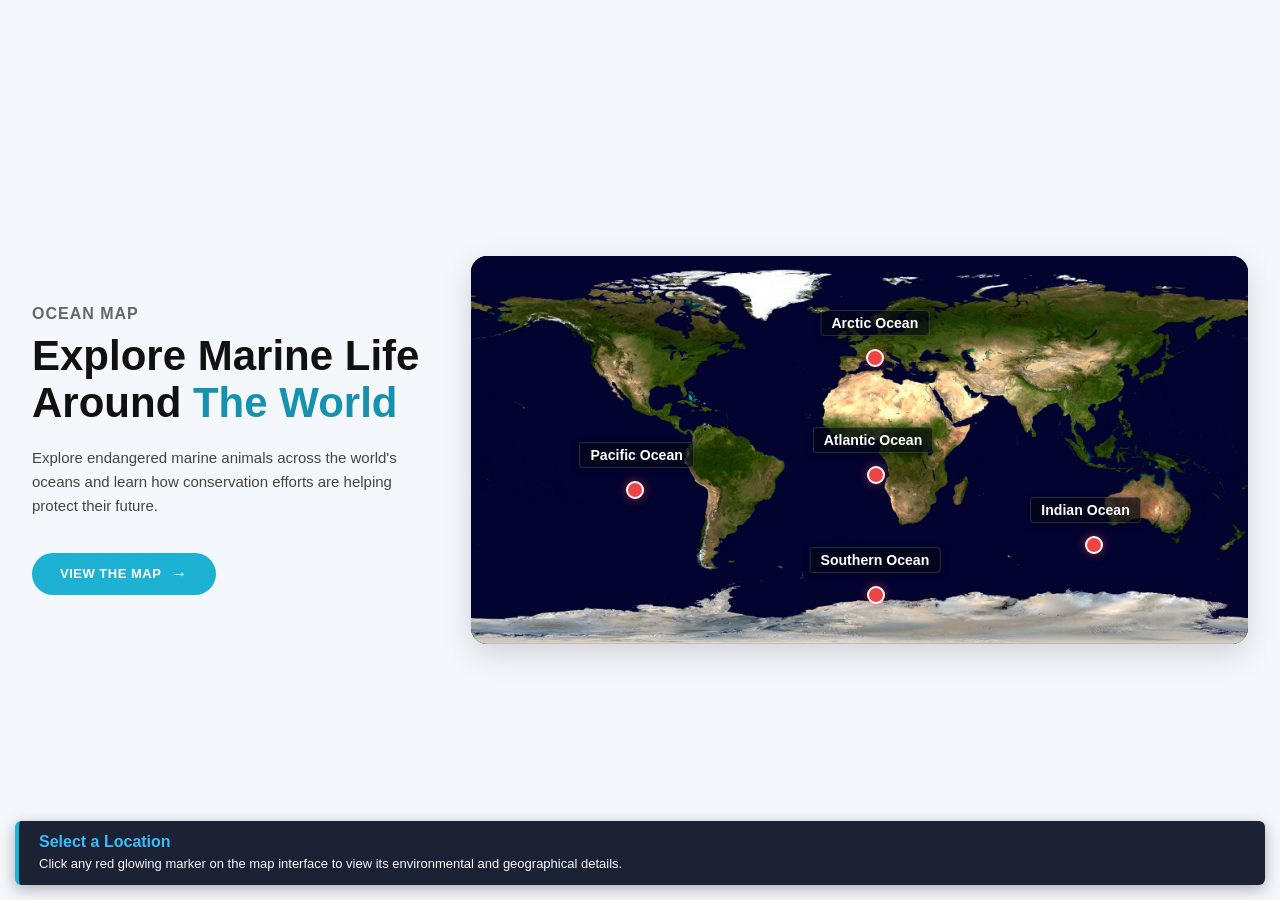
<file: oceanmap.html>
<!doctype html>
<html lang="en">
    <head>
        <meta charset="UTF-8" />
        <meta name="viewport" content="width=device-width, initial-scale=1.0" />
        <title>Explore Marine Life Around The World</title>
        <style>
            body {
                margin: 0;
                padding: 0;
                font-family: "Segoe UI", Arial, sans-serif;
                background-color: #f4f7fc;
                display: flex;
                justify-content: center;
                align-items: center;
                min-height: 100vh;
            }

            .container {
                display: flex;
                flex-direction: row;
                align-items: center;
                justify-content: space-between;
                max-width: 1280px;
                width: 95%;
                gap: 50px;
                padding: 20px;
            }

            /* Left Side Panel Style */
            .content-box {
                flex: 1;
                max-width: 420px;
            }

            .subtitle {
                font-size: 16px;
                color: #666666;
                margin: 0;
                text-transform: uppercase;
                letter-spacing: 1px;
                font-weight: bold;
            }

            .title {
                font-size: 42px;
                line-height: 1.1;
                color: #111111;
                margin: 10px 0 20px 0;
                font-weight: bold;
            }

            .title span {
                color: #1592af;
            }

            .description {
                font-size: 15px;
                line-height: 1.6;
                color: #444444;
                margin-bottom: 35px;
            }

            /* Action Button Layout */
            .btn {
                display: inline-flex;
                align-items: center;
                background-color: #1db1d3;
                color: #ffffff;
                text-decoration: none;
                padding: 12px 28px;
                border-radius: 25px;
                font-weight: bold;
                font-size: 13px;
                letter-spacing: 0.5px;
                transition:
                    background-color 0.2s,
                    transform 0.1s;
                cursor: pointer;
                border: none;
            }

            .btn:hover {
                background-color: #1592af;
            }

            .btn-arrow {
                margin-left: 10px;
                font-size: 16px;
            }

            /* Right Side Map Frame */
            .map-box {
                flex: 2;
                width: 100%;
                position: relative;
            }

            .map-wrapper {
                position: relative;
                width: 100%;
                aspect-ratio: 2 / 1;
                border-radius: 16px;
                overflow: hidden;
                box-shadow: 0 10px 30px rgba(0, 0, 0, 0.15);
                background-color: #030712;
            }

            /* Your Exact Local Image Layer */
            .map-bg {
                width: 100%;
                height: 100%;
                object-fit: cover;
                display: block;
            }

            /* Ocean Text Badges calibrated for your image */
            .ocean-text {
                position: absolute;
                color: #ffffff;
                background-color: rgba(3, 7, 18, 0.65);
                padding: 4px 10px;
                border-radius: 4px;
                font-weight: bold;
                font-size: 1.1vw;
                box-shadow: 0 2px 6px rgba(0, 0, 0, 0.3);
                pointer-events: none;
                user-select: none;
                white-space: nowrap;
                border: 1px solid rgba(255, 255, 255, 0.15);
            }

            /* Position tracking mapped to image geography coordinates */
            #lbl-arctic {
                top: 14%;
                left: 52%;
                transform: translateX(-50%);
            }
            #lbl-pacific {
                top: 48%;
                left: 14%;
            }
            #lbl-atlantic {
                top: 44%;
                left: 44%;
            }
            #lbl-indian {
                top: 62%;
                left: 72%;
            }
            #lbl-southern {
                top: 75%;
                left: 52%;
                transform: translateX(-50%);
            }

            /* Interactive High-Contrast Map Pins */
            .map-pin {
                position: absolute;
                width: 14px;
                height: 14px;
                background-color: #ef4444;
                border: 2px solid #ffffff;
                border-radius: 50%;
                cursor: pointer;
                box-shadow: 0 0 10px rgba(239, 68, 68, 0.6);
                transition:
                    transform 0.2s,
                    background-color 0.2s;
                z-index: 10;
            }

            .map-pin:hover {
                transform: scale(1.4);
                background-color: #f59e0b;
                box-shadow: 0 0 12px #f59e0b;
            }

            /* Precise Pin placements over your graphic layout coordinates */
            #pin-arctic {
                top: 24%;
                left: 52%;
                transform: translateX(-50%);
            }
            #pin-bermuda {
                top: 58%;
                left: 20%;
            }
            #pin-mariana {
                top: 85%;
                left: 51%;
            }
            #pin-barrier {
                top: 72%;
                left: 79%;
            }
            #pin-sundar {
                top: 54%;
                left: 51%;
            }

            /* Description HUD Box overlay frame */
            .info-hud {
                position: absolute;
                bottom: 15px;
                left: 15px;
                right: 15px;
                background-color: rgba(15, 23, 42, 0.95);
                border-left: 4px solid #1db1d3;
                border-radius: 6px;
                padding: 12px 20px;
                z-index: 20;
                box-shadow: 0 4px 15px rgba(0, 0, 0, 0.3);
            }

            .info-hud h3 {
                margin: 0 0 4px 0;
                color: #38bdf8;
                font-size: 16px;
            }

            .info-hud p {
                margin: 0;
                color: #f8fafc;
                font-size: 13px;
                line-height: 1.4;
            }

            /* Responsive Breakpoint Layout tweaks */
            @media (max-width: 900px) {
                .container {
                    flex-direction: column;
                    text-align: center;
                    gap: 35px;
                    padding: 40px 20px;
                }
                .content-box {
                    max-width: 100%;
                }
                .ocean-text {
                    font-size: 2.5vw;
                    padding: 2px 6px;
                }
            }
        </style>
    </head>
    <body>
        <div class="container">
            <!-- Left content column -->
            <div class="content-box">
                <h2 class="subtitle">Ocean Map</h2>
                <h1 class="title">
                    Explore Marine Life Around <span>The World</span>
                </h1>
                <p class="description">
                    Explore endangered marine animals across the world's oceans
                    and learn how conservation efforts are helping protect their
                    future.
                </p>
                <button
                    class="btn"
                    onclick="
                        showInfo(
                            'Global Oceans',
                            'Click any of the glowing red markers positioned across the map layers to explore specific points of environmental importance.',
                        )
                    "
                >
                    VIEW THE MAP <span class="btn-arrow">&rarr;</span>
                </button>
            </div>

            <!-- Right map column -->
            <div class="map-box">
                <div class="map-wrapper">
                    <!-- Your exact world map picture loaded locally -->
                    <img
                        src="Image/ocean_map.png"
                        alt="Your Custom Satellite World Map"
                        class="map-bg"
                    />

                    <!-- Text Overlay Layer Labels -->
                    <div class="ocean-text" id="lbl-arctic">Arctic Ocean</div>
                    <div class="ocean-text" id="lbl-pacific">Pacific Ocean</div>
                    <div class="ocean-text" id="lbl-atlantic">
                        Atlantic Ocean
                    </div>
                    <div class="ocean-text" id="lbl-indian">Indian Ocean</div>
                    <div class="ocean-text" id="lbl-southern">
                        Southern Ocean
                    </div>

                    <!-- Interactive Target Pins -->
                    <div
                        class="map-pin"
                        id="pin-arctic"
                        onclick="
                            showInfo(
                                'Arctic Ocean',
                                'The smallest and shallowest ocean, covered continuously by drifting pack ice in the North Polar region.',
                            )
                        "
                    ></div>
                    <div
                        class="map-pin"
                        id="pin-bermuda"
                        onclick="
                            showInfo(
                                'Bermuda Triangle',
                                'A famous western North Atlantic region where historical shipping route vessels disappeared.',
                            )
                        "
                    ></div>
                    <div
                        class="map-pin"
                        id="pin-mariana"
                        onclick="
                            showInfo(
                                'Mariana Trench',
                                'Located in the Western Pacific, this is verified as the deepest oceanic trench zone on Earth.',
                            )
                        "
                    ></div>
                    <div
                        class="map-pin"
                        id="pin-barrier"
                        onclick="
                            showInfo(
                                'Great Barrier Reef',
                                'The largest coral reef ecosystem complex containing thousands of unique biodiverse marine organisms.',
                            )
                        "
                    ></div>
                    <div
                        class="map-pin"
                        id="pin-sundar"
                        onclick="
                            showInfo(
                                'Sundarbans Marine',
                                'A massive tidal halophytic mangrove habitat key to conserving vulnerable coastal wildlife.',
                            )
                        "
                    ></div>
                </div>
            </div>

            <div class="info-hud" id="hudFrame">
                <h3 id="hudTitle">Select a Location</h3>
                <p id="hudDesc">
                    Click any red glowing marker on the map interface to view
                    its environmental and geographical details.
                </p>
            </div>
        </div>

        <!-- Processing Script Logic without external dependencies -->
        <script>
            function showInfo(title, description) {
                document.getElementById("hudTitle").innerText = title;
                document.getElementById("hudDesc").innerText = description;
            }
        </script>
    </body>
</html>

<!-- IGNORE (for now)-->
</file>
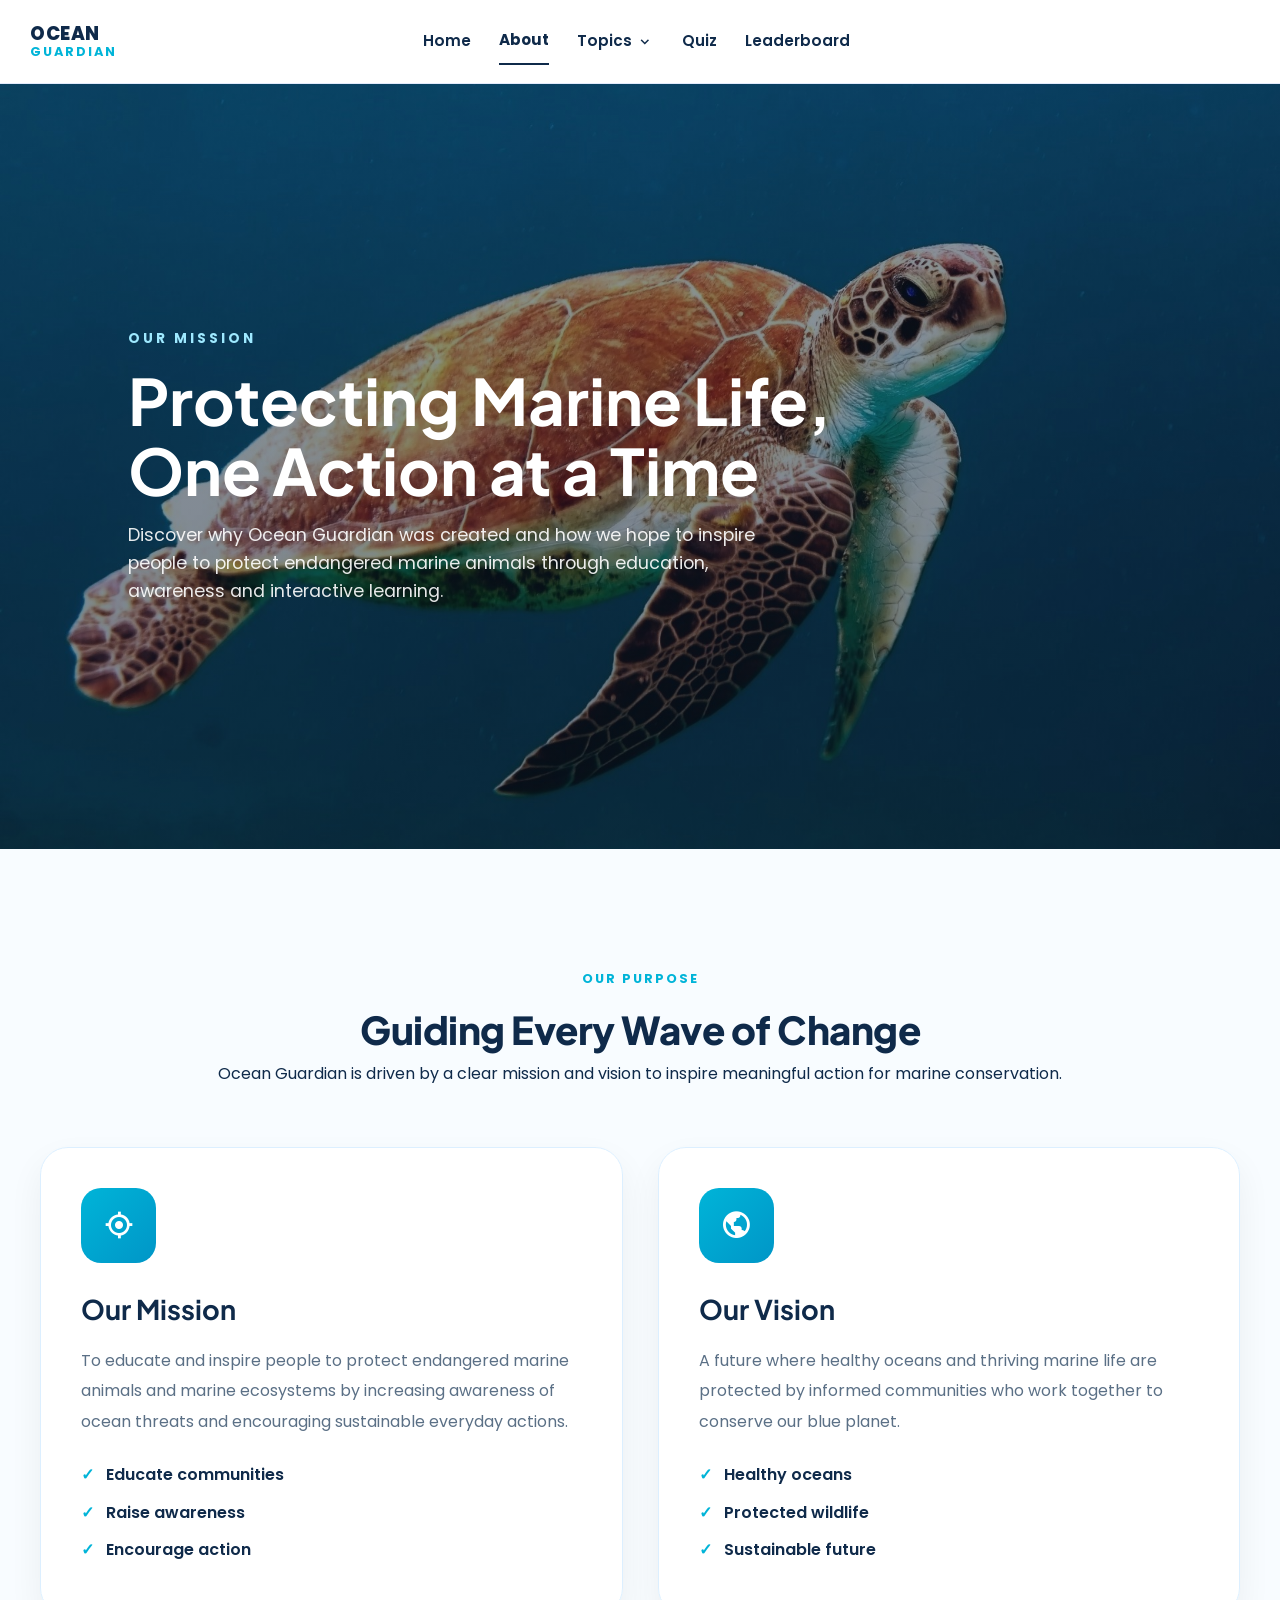
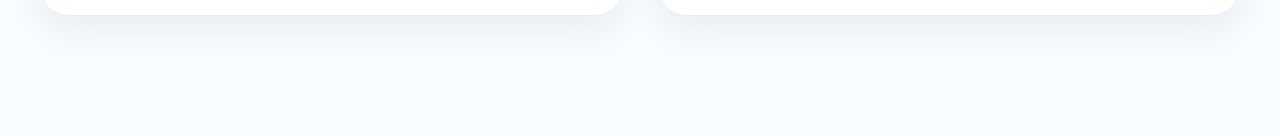
<file: aboutpage/ourmission.html>
<!DOCTYPE html>
<html lang="en">
<head>
    <meta charset="UTF-8">
    <meta name="viewport" content="width=device-width, initial-scale=1.0">
    <title>About | Ocean Guardian</title>
    <link rel="icon" href="Image/oceanguardianlogo.png" type="Image/oceanguardianlogo.ico">
    <link rel="stylesheet" href="../CSS/about.css">
    <!-- AOS -->
    <script src="https://unpkg.com/aos@2.3.4/dist/aos.js"></script>
    <link href="https://unpkg.com/aos@2.3.4/dist/aos.css" rel="stylesheet">
    <!-- FontAwesome -->
    <link rel="stylesheet" href="https://cdnjs.cloudflare.com/ajax/libs/font-awesome/6.5.1/css/all.min.css">
    <!-- Boxicons -->
    <link href='https://unpkg.com/boxicons@2.1.4/css/boxicons.min.css' rel='stylesheet'>
    <!-- Google Font -->
    <link href="https://fonts.googleapis.com/css2?family=Plus+Jakarta+Sans:wght=400;500;600;700;800&display=swap" rel="stylesheet">
    <link rel="preconnect" href="https://fonts.googleapis.com">
    <link rel="preconnect" href="https://fonts.gstatic.com" crossorigin>
    <link href="https://fonts.googleapis.com/css2?family=Poppins:ital,wght@0,100;0,200;0,300;0,400;0,500;0,600;0,700;0,800;0,900;1,100;1,200;1,300;1,400;1,500;1,600;1,700;1,800;1,900&display=swap" rel="stylesheet">
</head>
<body>

    <nav class="main-navbar">
        <div class="nav-container">
            <a href="index.html" class="nav-brand">
                <div class="brand-text-wrapper">
                    <span class="brand-main">OCEAN</span>
                    <span class="brand-sub">GUARDIAN</span>
                </div>
            </a>

            <ul class="nav-menu-links">
                <li><a href="../index.html" class="menu-item">Home</a></li>
                <li><a href="../about.html" class="menu-item active">About</a></li>

                <li class="nav-dropdown-wrapper">
                    <a href="#topics" class="menu-item dynamic-trigger">
                        Topics <i class='bx bx-chevron-down toggle-arrow'></i>
                    </a>
                    <ul class="dropdown-panel">
                        <li><a href="../endangeredmarineanimals.html"><i class='bx bx-grid-alt'></i> Endangered Marine Species</a></li>
                        <li><a href="#ecosystems"><i class='bx bx-water'></i> Marine Ecosystems</a></li>
                        <li><a href="#species"><i class='bx bx-dna'></i> Threats</a></li>
                        <li><a href="#threats"><i class='bx bx-shield-quarter'></i> Conservation & Action</a></li>
                        <li><a href="#threats"><i class='bx bx-book'></i> Conservation Success Stories</a></li>
                    </ul>
                </li>

                <li><a href="quiz.html" class="menu-item">Quiz</a></li>
                <li><a href="#faq" class="menu-item">Leaderboard</a></li>
            </ul>

            <div class="nav-action-group">
                <a href="#quiz-anchor" class="nav-cta-block">Sign Up</a>
                <button class="nav-search-trigger" aria-label="Search Site">
                    <i class="bx bx-user-circle"></i>
                </button>
            </div>
        </div>
    </nav>

    <section class="mission-hero">

        <img src="../Image/ourmissionpageimage.jpg" alt="Ocean">

        <div class="hero-overlay">
            <span class="hero-tag">
                OUR MISSION
            </span>

            <h1>
                Protecting Marine Life,<br>
                One Action at a Time
            </h1>

            <p>
                Discover why Ocean Guardian was created and how we hope to inspire
                people to protect endangered marine animals through education,
                awareness and interactive learning.
            </p>
        </div>
    </section>

    <section class="purpose-section">

        <div class="section-header">

            <span class="section-tag">
                OUR PURPOSE
            </span>

            <h2>
                Guiding Every Wave of Change
            </h2>

            <p>
                Ocean Guardian is driven by a clear mission and vision to inspire
                meaningful action for marine conservation.
            </p>
        </div>


        <div class="purpose-grid">

            <div class="purpose-card">

                <div class="purpose-icon">
                    <i class='bx bx-target-lock'></i>
                </div>

                <h3>Our Mission</h3>

                <p>
                    To educate and inspire people to protect endangered marine
                    animals and marine ecosystems by increasing awareness of ocean
                    threats and encouraging sustainable everyday actions.
                </p>

                <ul>
                    <li>Educate communities</li>
                    <li>Raise awareness</li>
                    <li>Encourage action</li>
                </ul>
            </div>

            <div class="purpose-card">

                <div class="purpose-icon">
                    <i class='bx bx-world'></i>
                </div>

                <h3>Our Vision</h3>

                <p>
                    A future where healthy oceans and thriving marine life are
                    protected by informed communities who work together to conserve
                    our blue planet.
                </p>

                <ul>
                    <li>Healthy oceans</li>
                    <li>Protected wildlife</li>
                    <li>Sustainable future</li>
                </ul>
            </div>
        </div>
    </section>

    <script src="../Javascript/app.js"></script>
</body>
</html>
</file>
<file: CSS/about.css>
/* NOTE: This CSS file is for the "About" page after clicking learn more */

/* General */

* {
    margin: 0;
    padding: 0;
    box-sizing: border-box;
}

html {
    scroll-behavior: smooth;
}

:root {
    --cyan-primary: #00b4d8;       
    --cyan-dark: #0096c7;          
    --cyan-soft-bg: #edfaff;       
    --ocean-navy: #0f2a4a;         
    --text-slate: #4a5d73;         
    --border-color: #e2eafc;       
    --pure-white: #ffffff;
    --system-green: #10b981;
    --system-red: #ef476f;
    --heading-font: 'Plus Jakarta Sans', sans-serif;
    --font-base: 'Poppins', sans-serif;
}

h1, h2, h3, h4, h5, h6 {
    font-family: var(--heading-font);
}

body {
    background-color: var(--pure-white);
    color: var(--ocean-navy);
    font-family: var(--font-base);
    line-height: 1.6;
    overflow-x: hidden;
}

@media (max-width: 900px) {

    html, body {
        overflow-x: hidden !important;
        width: 100% !important;
        position: relative;
    }

    [data-aos^="fade-right"], 
    [data-aos^="fade-left"],
    [data-aos^="slide-right"],
    [data-aos^="slide-left"] {
        transform: none !important;
        opacity: 1 !important;
        transition: none !important;
    }

    .section-header, 
    .marine-header,
    header, 
    .hero-section {
        padding-top: 40px !important;
        padding-left: 20px !important;
        padding-right: 20px !important;
        margin-bottom: 0 !important;
    }

    .wave-divider, 
    .custom-shape-divider-bottom, 
    .divider {
        margin-bottom: -3px !important;
        margin-top: -3px !important;
        position: relative;
        z-index: 5;
    }

    .wave-divider svg, 
    .custom-shape-divider-bottom svg {
        transform: scale(1.05) !important;
    }

    .row, 
    .grid-container, 
    .animal-row, 
    .content-box {
        flex-direction: column !important;
        gap: 20px !important;
    }

    .reverse, 
    .row-reverse, 
    .animal-row.reverse {
        flex-direction: column !important;
    }

    .info-box, 
    .animal-info, 
    .text-container, 
    .model-box,
    .card {
        width: 100% !important;
        max-width: 100% !important;
        margin-left: 0 !important;
        margin-right: 0 !important;
    }
}

/* NAVBAR */

.main-navbar {
    width: 100%;
    background-color: var(--pure-white);
    border-bottom: 1px solid var(--border-color);
    position: sticky;
    top: 0;
    z-index: 1000;
    padding: 16px 0;
}

.nav-container {
    max-width: 1300px;
    margin: 0 auto;
    padding: 0 30px;
    display: flex;
    justify-content: space-between;
    align-items: center;
}

.nav-brand {
    display: flex;
    align-items: center;
    gap: 14px;
    text-decoration: none;
    color: var(--ocean-navy);
}

.brand-logo {
    width: 50px;
    height: 50px;
    object-fit: contain;
    display: block;
}

.brand-text-wrapper {
    display: flex;
    flex-direction: column;
    line-height: 1.1;
}

.brand-main {
    font-size: 1.15rem;
    font-weight: 800;
    letter-spacing: 0.5px;
}

.brand-sub {
    font-size: 0.8rem;
    font-weight: 700;
    letter-spacing: 2px;
    color: var(--cyan-primary);
}

.nav-menu-links {
    display: flex;
    align-items: center;
    list-style: none;
    gap: 28px;
    margin-left: 80px;
}

.menu-item {
    position: relative;
    text-decoration: none;
    color: var(--ocean-navy);
    font-weight: 600;
    font-size: 0.95rem;
    padding: 10px 0;
    display: flex;
    align-items: center;
    gap: 4px;
    transition: color 0.2s ease;
}

.menu-item:hover {
    color: var(--cyan-primary);
}

.menu-item.active {
    font-weight: 700;
    border-bottom: 2px solid var(--ocean-navy);
}

/* NAVBAR DROPDOWN */
.nav-dropdown-wrapper {
    position: relative;
}

.toggle-arrow {
    font-size: 1.1rem;
    transition: transform 0.25s ease;
}

.dropdown-panel {
    position: absolute;
    top: 100%;
    left: 50%;
    transform: translateX(-50%) translateY(15px);
    background-color: var(--pure-white);
    border: 1px solid var(--border-color);
    box-shadow: 0 15px 35px rgba(15, 42, 74, 0.1);
    border-radius: 8px;
    list-style: none;
    min-width: 250px;
    padding: 15px 0;
    opacity: 0;
    visibility: hidden;
    transition: opacity 0.2s ease, transform 0.2s ease, visibility 0.2s;
    z-index: 1100;
}

.dropdown-panel li a {
    display: flex;
    align-items: center;
    gap: 10px;
    padding: 10px 20px;
    text-decoration: none;
    color: var(--ocean-navy);
    font-weight: 600;
    font-size: 0.9rem;
    transition: all 0.2s ease;
}

.dropdown-panel li a i {
    font-size: 1.2rem;
    color: var(--cyan-primary);
}

.dropdown-panel li a:hover {
    background-color: var(--cyan-soft-bg);
    color: var(--cyan-dark);
}

.nav-dropdown-wrapper:hover .dropdown-panel {
    opacity: 1;
    visibility: visible;
    transform: translateX(-50%) translateY(2px);
}

.nav-dropdown-wrapper:hover .toggle-arrow {
    transform: rotate(180deg);
    color: var(--cyan-primary);
}

/* Reveal State on Desktop Hover */
@media (min-width: 901px) {
    .nav-dropdown-wrapper:hover .dropdown-panel {
        opacity: 1;
        visibility: visible;
        transform: translateX(-50%) translateY(2px);
    }
}

/* Navbar Action Group */

.nav-action-group {
    opacity: 0;
    transition: opacity .2s ease;
    display: flex;
    align-items: center;
    gap: 20px;
}

.nav-cta-block {
    display: inline-block;
    background-color: var(--cyan-dark);
    color: var(--pure-white);
    text-decoration: none;
    padding: 10px 30px;
    border-radius: 25px;
    font-weight: 700;
    font-size: 0.9rem;
    transition: background-color 0.2s ease;
}

.nav-cta-block:hover {
    background-color: var(--ocean-navy);
}

.nav-search-trigger {
    background: none;
    border: none;
    font-size: 2.4rem;
    color: var(--ocean-navy);
    cursor: pointer;
    margin-top: 6px;
    transition: color 0.2s ease, transform 0.2s ease;
}

/* Mobile Navbar (Hamburger) */

.hamburger{
    display: none;
    width: 42px;
    height: 42px;
    background: none;
    border: none;
    cursor: pointer;
    flex-direction: column;
    justify-content: center;
    gap: 5px;
    z-index: 1002;
}

.hamburger span{
    width: 26px;
    height: 3px;
    background: #16345B;
    border-radius: 10px;
    transition: .3s;
}

.hamburger.active span:nth-child(1){
    transform: translateY(8px) rotate(45deg);
}

.hamburger.active span:nth-child(2){
    opacity: 0;
}

.hamburger.active span:nth-child(3){
    transform: translateY(-8px) rotate(-45deg);
}

/* animation */

.hamburger.active span:nth-child(1){
    transform: translateY(8px) rotate(45deg);
}

.hamburger.active span:nth-child(2){
    opacity:0;
}

.hamburger.active span:nth-child(3){
    transform: translateY(-8px) rotate(-45deg);
}

.nav-search-trigger:hover {
    color: var(--cyan-dark);
    transform: scale(1.05);
}

/* Mobile Resposiveness - mobile navbar */

@media (max-width:900px){

    .main-navbar {
        position: fixed;
    }

    .hamburger{
        display: flex !important;
        flex-direction: column;
        justify-content: center;
        gap: 5px;
    }

    .hamburger span {
        display: block;
        width: 26px;
        height: 3px;
        background: #16345B;
        border-radius: 10px;
    }

    .nav-container{
        position: relative;
    }

    .nav-menu-links,
    .nav-action-group{
        display: none;
    }

    .nav-menu-links.show,
    .nav-action-group.show{
        display: flex;
    }

    .nav-menu-links{
        position: absolute;
        top: 100%;
        left: 0;
        width: 100%;
        background: white;
        flex-direction: column;
        align-items: flex-start;
        padding: 10px 30px 25px 30px;
        box-shadow: 0 10px 25px rgba(0,0,0,.08);
        gap: 0;
        z-index: 1000;
        margin-left: 0;
    }

    .nav-menu-links li{
        width: 100%;
    }

    .menu-item{
        display: block;
        width: 100%;
        padding: 15px 0;
    }
    
    .menu-item.active {
        border-bottom: none;
    }

    .menu-item.active::after {
        display: none;
    }

    .nav-menu-links {
        position: absolute;
        top: 100%;
        left: 0;
        width: 100%;
        background: white;
        flex-direction: column;
        align-items: flex-start;
        padding: 10px 30px 25px 30px; /* Added slight base padding for the button */
        box-shadow: 0 10px 25px rgba(0,0,0,.08);
        gap: 0;
        z-index: 1000;
        margin-left: 0;
        display: none;
    }

    /* Dropdown */
    .dropdown-panel {
        position: relative;
        top: 0;
        left: 0;
        transform: none !important;
        display: none;
        opacity: 1;
        visibility: visible;
        box-shadow: none;
        border: none;
        padding-left: 20px;
        margin: 5px 0 0 0;
        width: 100%;
        min-width: unset;
    }

    .dropdown-panel li a {
        display: flex;
        padding: 12px 10px;
        color: var(--ocean-navy);
        text-decoration: none;
    }

    .nav-dropdown-wrapper.open .dropdown-panel{
        display: block;
    }

    .nav-dropdown-wrapper{
        width:100%;
    }
    
    .nav-dropdown-wrapper:hover .dropdown-panel {
        display: none;
    }

    .nav-dropdown-wrapper.open:hover .dropdown-panel {
        display: block;
    }

    .mobile-only-cta {
        display: block !important;
        margin-top: 15px;
        width: 100%;
    }

    .mobile-only-cta .nav-cta-block {
        display: block;
        text-align: center;
        width: 100%;
        padding: 12px 0;
        border-radius: 25px;
    }

    /* Filter */
    .ocean-filter {
        position: static !important;
        width: 100% !important;
        max-width: 500px;
        margin: 30px auto 40px !important; 
        padding: 20px !important;
        border-radius: 20px !important;
    }

    .filter-btn {
        padding: 10px 18px !important;
        font-size: 0.9rem !important;
    }
}

@media (min-width: 901px) {
    .mobile-only-cta {
        display: none !important;
    }
}

/* SITE STRUCTURAL FRAMEWORK */
.site-section {
    padding: 90px 30px;
}

.site-section.bg-light {
    background-color: var(--cyan-soft-bg);
}

.scroll-spacer {
    scroll-margin-top: 90px;
}

.section-container {
    max-width: 1200px;
    margin: 0 auto;
}

.section-header {
    margin-bottom: 50px;
    text-align: center;
}

.section-tag {
    font-size: 0.8rem;
    font-weight: 700;
    color: var(--cyan-primary);
    text-transform: uppercase;
    letter-spacing: 2px;
    display: block;
    margin-bottom: 10px;
}

.section-header h2 {
    font-size: 2.4rem;
    font-weight: 800;
    letter-spacing: -0.5px;
}

/* HERO (applies to every about page) */

.mission-hero{
    position: relative;
    height: 85vh;
    overflow: hidden;
}

.mission-hero img{
    width: 100%;
    height: 100%;
    object-fit: cover;
}

.hero-overlay{
    position: absolute;
    inset: 0;
    background: linear-gradient(
        rgba(8,25,44,.45),
        rgba(8,25,44,.55)
    );
    display: flex;
    flex-direction: column;
    justify-content: center;
    padding-left: 10%;
    color: white;
}

.hero-tag{
    letter-spacing: 3px;
    font-size: .85rem;
    font-weight: 700;
    color: #9ee9ff;
}

.hero-overlay h1{
    font-size: 4rem;
    line-height: 1.1;
    margin: 15px 0;
}

.hero-overlay p{
    max-width: 650px;
    font-size: 1.1rem;
    color: rgba(255,255,255,.9);
}

/* OUR MISSION & VISION */

/* OUR PURPOSE */

.purpose-section{

    padding:120px 40px;

    background:#f8fcff;

}

.purpose-grid{

    max-width:1200px;

    margin:60px auto 0;

    display:grid;

    grid-template-columns:repeat(2,1fr);

    gap:35px;

}

.purpose-card{

    background:rgba(255,255,255,.9);

    backdrop-filter:blur(12px);

    border:1px solid #dcefff;

    border-radius:28px;

    padding:40px;

    transition:.35s;

    box-shadow:0 15px 35px rgba(0,0,0,.06);

}

.purpose-card:hover{

    transform:translateY(-10px);

    box-shadow:0 30px 60px rgba(0,180,216,.18);

}

.purpose-icon{

    width:75px;
    height:75px;

    border-radius:20px;

    background:linear-gradient(135deg,#00b4d8,#0096c7);

    color:white;

    display:flex;
    align-items:center;
    justify-content:center;

    font-size:2rem;

    margin-bottom:25px;

}

.purpose-card h3{

    font-size:1.7rem;

    margin-bottom:15px;

}

.purpose-card p{

    color:#5b7086;

    line-height:1.9;

}

.purpose-card ul{

    margin-top:25px;

    list-style:none;

}

.purpose-card li{

    margin-bottom:12px;

    font-weight:600;

}

.purpose-card li::before{

    content:"✓";

    color:#00b4d8;

    margin-right:12px;

}
</file>
